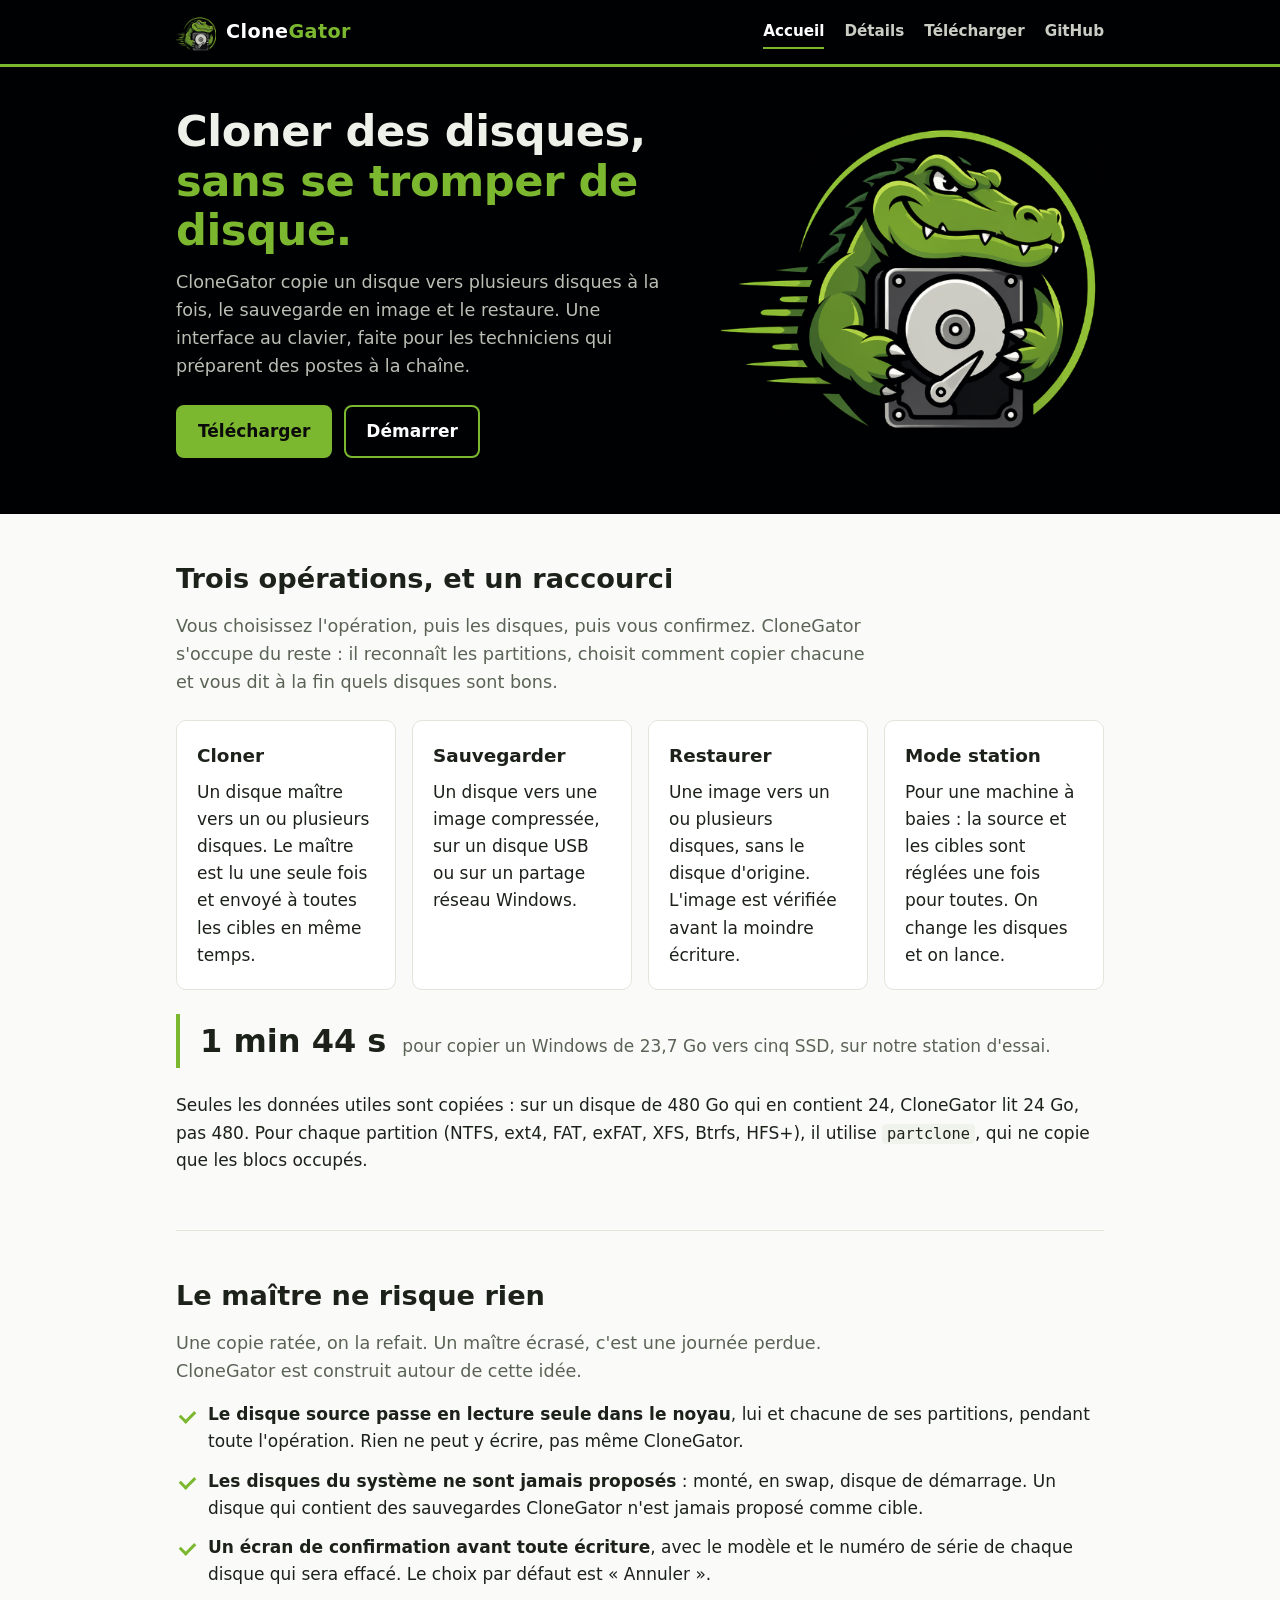
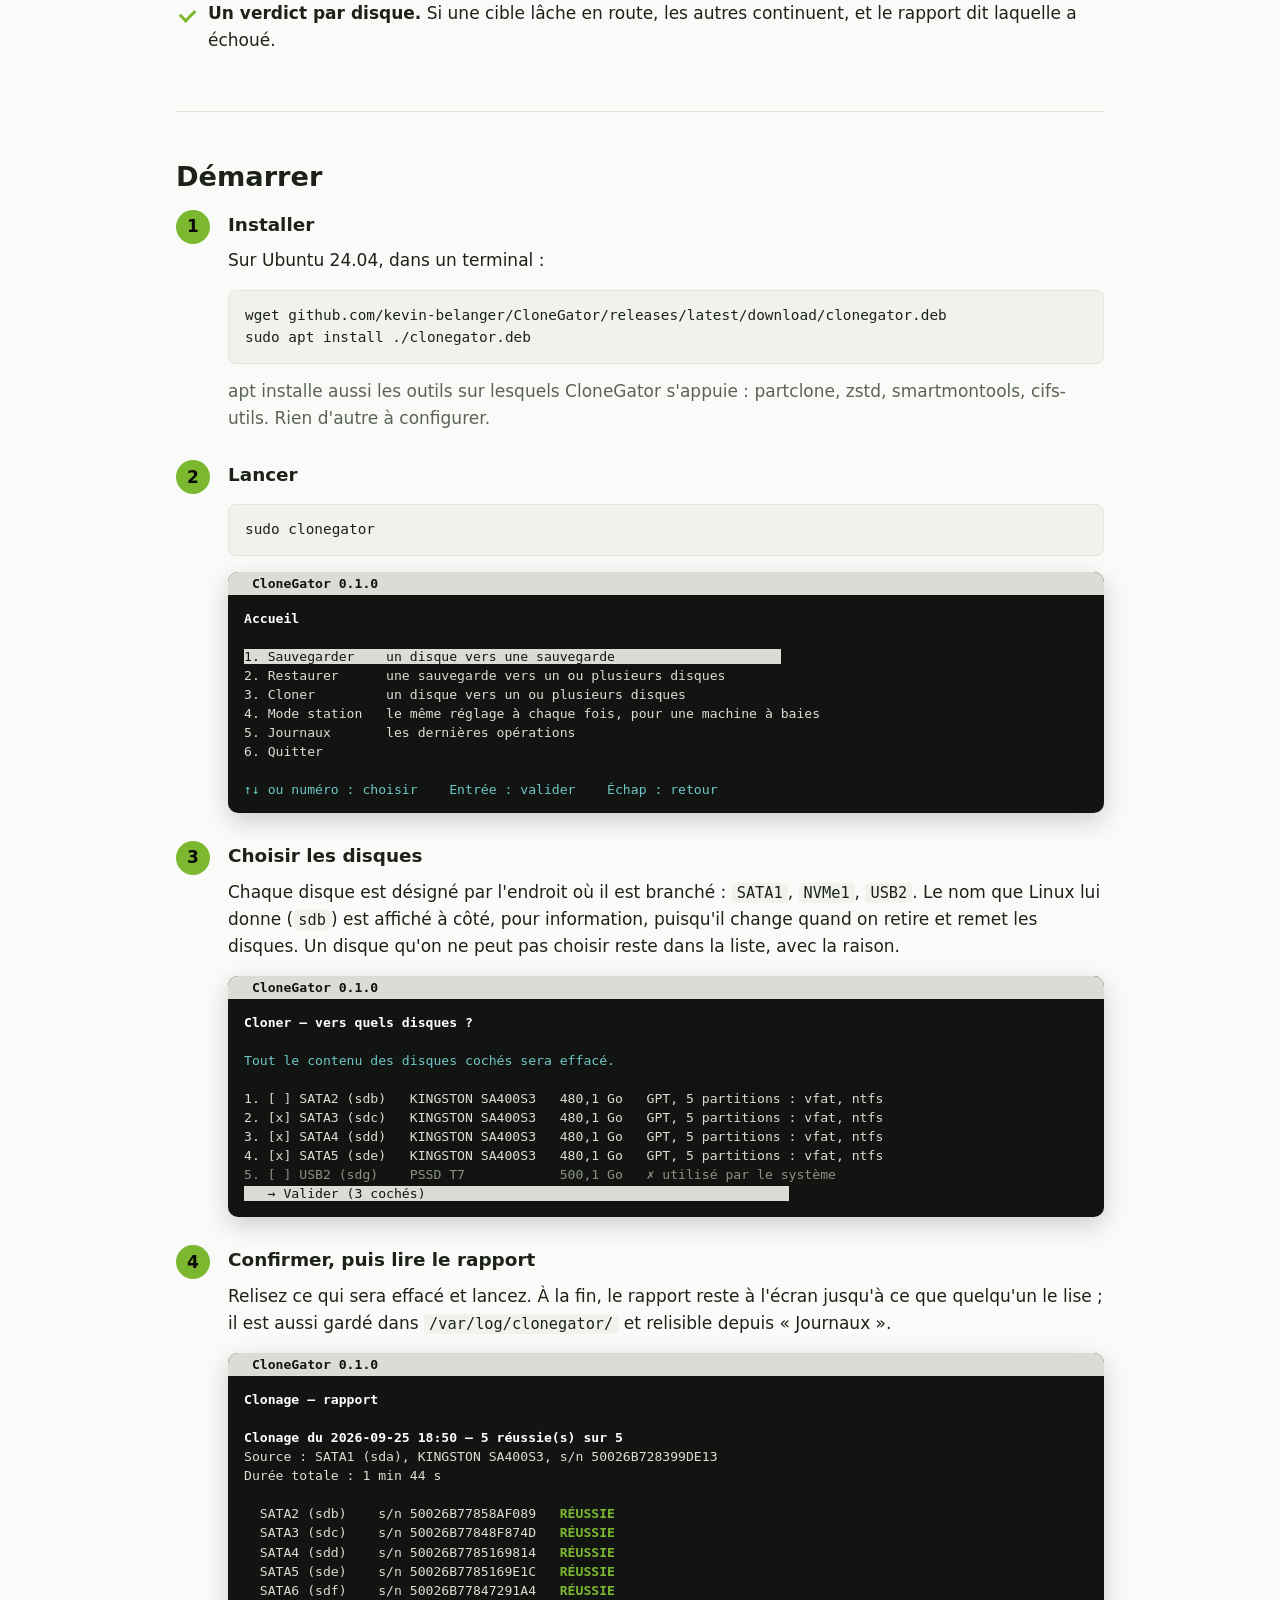
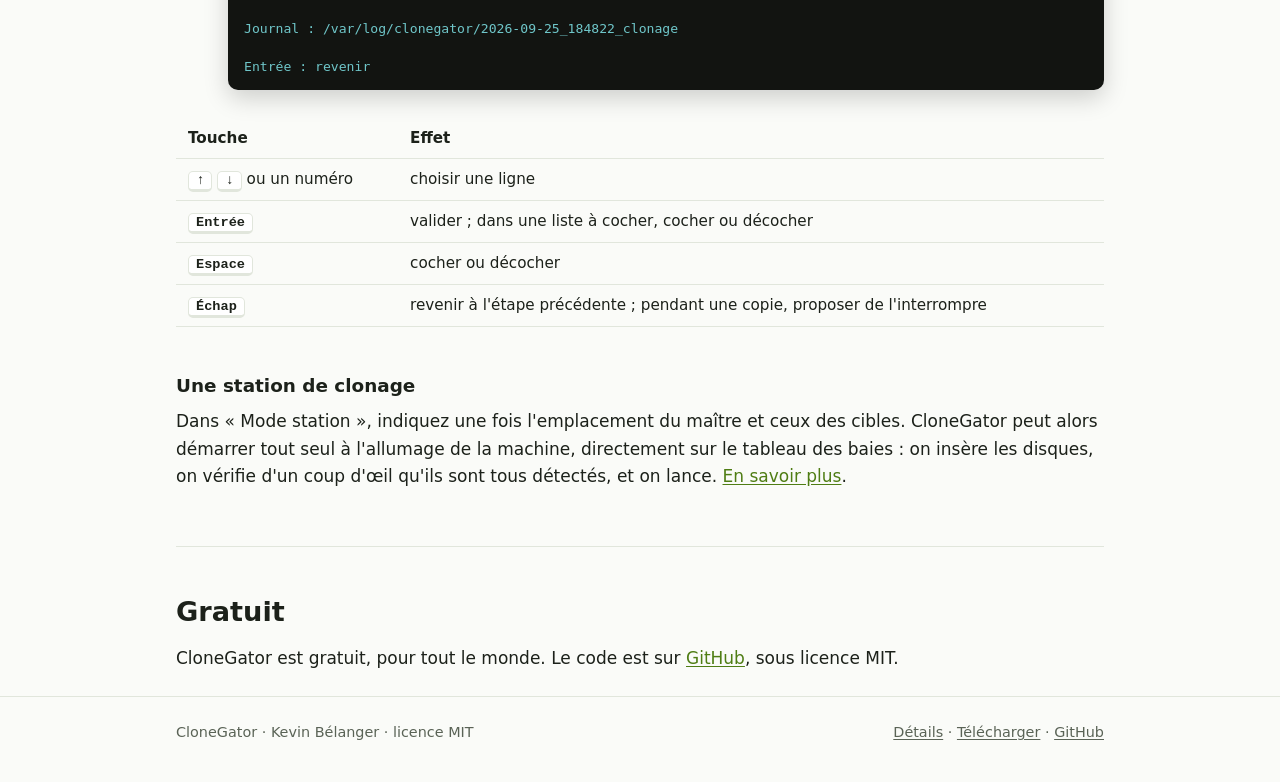
<file: website/index.html>
<!doctype html>
<html lang="fr">
<head>
  <meta charset="utf-8">
  <meta name="viewport" content="width=device-width, initial-scale=1">
  <title>CloneGator</title>
  <meta name="description" content="Cloner, sauvegarder et restaurer des disques sous Linux. Plusieurs cibles à la fois, seules les données utiles copiées, le disque source protégé en lecture seule. Gratuit.">
  <meta property="og:title" content="CloneGator">
  <meta property="og:description" content="Cloner, sauvegarder et restaurer des disques, sans se tromper de disque.">
  <meta property="og:image" content="https://clonegator.com/img/logo.png">
  <link rel="icon" href="img/icone.png">
  <link rel="stylesheet" href="style.css">
</head>
<body>

<header class="entete">
  <div class="conteneur">
    <a class="marque" href="./"><img src="img/icone.png" alt=""><span>Clone<b>Gator</b></span></a>
    <nav class="navigation">
      <a href="./" aria-current="page">Accueil</a>
      <a href="details.html">Détails</a>
      <a href="telecharger.html">Télécharger</a>
      <a href="https://github.com/kevin-belanger/CloneGator">GitHub</a>
    </nav>
  </div>
</header>

<div class="accroche">
  <div class="conteneur">
    <div>
      <h1>Cloner des disques,<br><em>sans se tromper de disque.</em></h1>
      <p>CloneGator copie un disque vers plusieurs disques à la fois, le sauvegarde
      en image et le restaure. Une interface au clavier, faite pour les techniciens
      qui préparent des postes à la chaîne.</p>
      <div class="boutons">
        <a class="bouton plein" href="telecharger.html">Télécharger</a>
        <a class="bouton" href="#demarrer">Démarrer</a>
      </div>
    </div>
    <img src="img/mascotte.png" width="520" height="427" alt="La mascotte de CloneGator, un alligator qui tient un disque dur">
  </div>
</div>

<main class="conteneur">

  <section>
    <h2>Trois opérations, et un raccourci</h2>
    <p class="intro">Vous choisissez l'opération, puis les disques, puis vous confirmez.
    CloneGator s'occupe du reste : il reconnaît les partitions, choisit comment copier
    chacune et vous dit à la fin quels disques sont bons.</p>

    <div class="grille">
      <div class="carte">
        <h3>Cloner</h3>
        <p>Un disque maître vers un ou plusieurs disques. Le maître est lu une seule
        fois et envoyé à toutes les cibles en même temps.</p>
      </div>
      <div class="carte">
        <h3>Sauvegarder</h3>
        <p>Un disque vers une image compressée, sur un disque USB ou sur un partage
        réseau Windows.</p>
      </div>
      <div class="carte">
        <h3>Restaurer</h3>
        <p>Une image vers un ou plusieurs disques, sans le disque d'origine.
        L'image est vérifiée avant la moindre écriture.</p>
      </div>
      <div class="carte">
        <h3>Mode station</h3>
        <p>Pour une machine à baies : la source et les cibles sont réglées une fois
        pour toutes. On change les disques et on lance.</p>
      </div>
    </div>

    <div class="chiffre">
      <strong>1 min 44 s</strong>
      <span>pour copier un Windows de 23,7 Go vers cinq SSD, sur notre station d'essai.</span>
    </div>
    <p>Seules les données utiles sont copiées : sur un disque de 480 Go qui en contient 24,
    CloneGator lit 24 Go, pas 480. Pour chaque partition (NTFS, ext4, FAT, exFAT, XFS,
    Btrfs, HFS+), il utilise <code>partclone</code>, qui ne copie que les blocs occupés.</p>
  </section>

  <section>
    <h2>Le maître ne risque rien</h2>
    <p class="intro">Une copie ratée, on la refait. Un maître écrasé, c'est une journée
    perdue. CloneGator est construit autour de cette idée.</p>
    <ul class="garanties">
      <li><strong>Le disque source passe en lecture seule dans le noyau</strong>, lui et
      chacune de ses partitions, pendant toute l'opération. Rien ne peut y écrire, pas même
      CloneGator.</li>
      <li><strong>Les disques du système ne sont jamais proposés</strong> : monté, en swap,
      disque de démarrage. Un disque qui contient des sauvegardes CloneGator n'est jamais
      proposé comme cible.</li>
      <li><strong>Un écran de confirmation avant toute écriture</strong>, avec le modèle et
      le numéro de série de chaque disque qui sera effacé. Le choix par défaut est
      « Annuler ».</li>
      <li><strong>Un verdict par disque.</strong> Si une cible lâche en route, les autres
      continuent, et le rapport dit laquelle a échoué.</li>
    </ul>
  </section>

  <section id="demarrer">
    <h2>Démarrer</h2>
    <ol class="etapes">
      <li>
        <h3>Installer</h3>
        <p>Sur Ubuntu 24.04, dans un terminal :</p>
<pre><code>wget github.com/kevin-belanger/CloneGator/releases/latest/download/clonegator.deb
sudo apt install ./clonegator.deb</code></pre>
        <p class="doux">apt installe aussi les outils sur lesquels CloneGator s'appuie :
        partclone, zstd, smartmontools, cifs-utils. Rien d'autre à configurer.</p>
      </li>
      <li>
        <h3>Lancer</h3>
<pre><code>sudo clonegator</code></pre>
<figure>
<div class="terminal" role="img" aria-label="Écran d'accueil de CloneGator"><span class="bande"> CloneGator 0.1.0</span><span class="corps"><b>Accueil</b>

<span class="choisi">1. Sauvegarder    un disque vers une sauvegarde                     </span>
2. Restaurer      une sauvegarde vers un ou plusieurs disques
3. Cloner         un disque vers un ou plusieurs disques
4. Mode station   le même réglage à chaque fois, pour une machine à baies
5. Journaux       les dernières opérations
6. Quitter

<span class="aide">↑↓ ou numéro : choisir    Entrée : valider    Échap : retour</span></span></div>
</figure>
      </li>
      <li>
        <h3>Choisir les disques</h3>
        <p>Chaque disque est désigné par l'endroit où il est branché : <code>SATA1</code>,
        <code>NVMe1</code>, <code>USB2</code>. Le nom que Linux lui donne (<code>sdb</code>)
        est affiché à côté, pour information, puisqu'il change quand on retire et remet les
        disques. Un disque qu'on ne peut pas choisir reste dans la liste, avec la raison.</p>
<figure>
<div class="terminal" role="img" aria-label="Choix des disques cibles"><span class="bande"> CloneGator 0.1.0</span><span class="corps"><b>Cloner — vers quels disques ?</b>

<span class="aide">Tout le contenu des disques cochés sera effacé.</span>

1. [ ] SATA2 (sdb)   KINGSTON SA400S3   480,1 Go   GPT, 5 partitions : vfat, ntfs
2. [x] SATA3 (sdc)   KINGSTON SA400S3   480,1 Go   GPT, 5 partitions : vfat, ntfs
3. [x] SATA4 (sdd)   KINGSTON SA400S3   480,1 Go   GPT, 5 partitions : vfat, ntfs
4. [x] SATA5 (sde)   KINGSTON SA400S3   480,1 Go   GPT, 5 partitions : vfat, ntfs
<span class="non">5. [ ] USB2 (sdg)    PSSD T7            500,1 Go   ✗ utilisé par le système</span>
<span class="choisi">   → Valider (3 cochés)                                              </span></span></div>
</figure>
      </li>
      <li>
        <h3>Confirmer, puis lire le rapport</h3>
        <p>Relisez ce qui sera effacé et lancez. À la fin, le rapport reste à l'écran jusqu'à
        ce que quelqu'un le lise ; il est aussi gardé dans <code>/var/log/clonegator/</code>
        et relisible depuis « Journaux ».</p>
<figure>
<div class="terminal" role="img" aria-label="Rapport de fin de clonage"><span class="bande"> CloneGator 0.1.0</span><span class="corps"><b>Clonage — rapport</b>

<b>Clonage du 2026-09-25 18:50 — 5 réussie(s) sur 5</b>
Source : SATA1 (sda), KINGSTON SA400S3, s/n 50026B728399DE13
Durée totale : 1 min 44 s

  SATA2 (sdb)    s/n 50026B77858AF089   <span class="ok">RÉUSSIE</span>
  SATA3 (sdc)    s/n 50026B77848F874D   <span class="ok">RÉUSSIE</span>
  SATA4 (sdd)    s/n 50026B7785169814   <span class="ok">RÉUSSIE</span>
  SATA5 (sde)    s/n 50026B7785169E1C   <span class="ok">RÉUSSIE</span>
  SATA6 (sdf)    s/n 50026B77847291A4   <span class="ok">RÉUSSIE</span>

<span class="aide">Journal : /var/log/clonegator/2026-09-25_184822_clonage</span>

<span class="aide">Entrée : revenir</span></span></div>
</figure>
      </li>
    </ol>

    <div class="tableau touches">
      <table>
        <tr><th>Touche</th><th>Effet</th></tr>
        <tr><td><kbd>↑</kbd> <kbd>↓</kbd> ou un numéro</td><td>choisir une ligne</td></tr>
        <tr><td><kbd>Entrée</kbd></td><td>valider ; dans une liste à cocher, cocher ou décocher</td></tr>
        <tr><td><kbd>Espace</kbd></td><td>cocher ou décocher</td></tr>
        <tr><td><kbd>Échap</kbd></td><td>revenir à l'étape précédente ; pendant une copie, proposer de l'interrompre</td></tr>
      </table>
    </div>

    <h3>Une station de clonage</h3>
    <p>Dans « Mode station », indiquez une fois l'emplacement du maître et ceux des cibles.
    CloneGator peut alors démarrer tout seul à l'allumage de la machine, directement sur
    le tableau des baies : on insère les disques, on vérifie d'un coup d'œil qu'ils sont
    tous détectés, et on lance. <a href="details.html#station">En savoir plus</a>.</p>
  </section>

  <section>
    <h2>Gratuit</h2>
    <p>CloneGator est gratuit, pour tout le monde. Le code est sur
    <a href="https://github.com/kevin-belanger/CloneGator">GitHub</a>, sous licence MIT.</p>
  </section>

</main>

<footer class="pied">
  <div class="conteneur">
    <span>CloneGator · Kevin Bélanger · licence MIT</span>
    <span><a href="details.html">Détails</a> · <a href="telecharger.html">Télécharger</a> · <a href="https://github.com/kevin-belanger/CloneGator">GitHub</a></span>
  </div>
</footer>

</body>
</html>
</file>
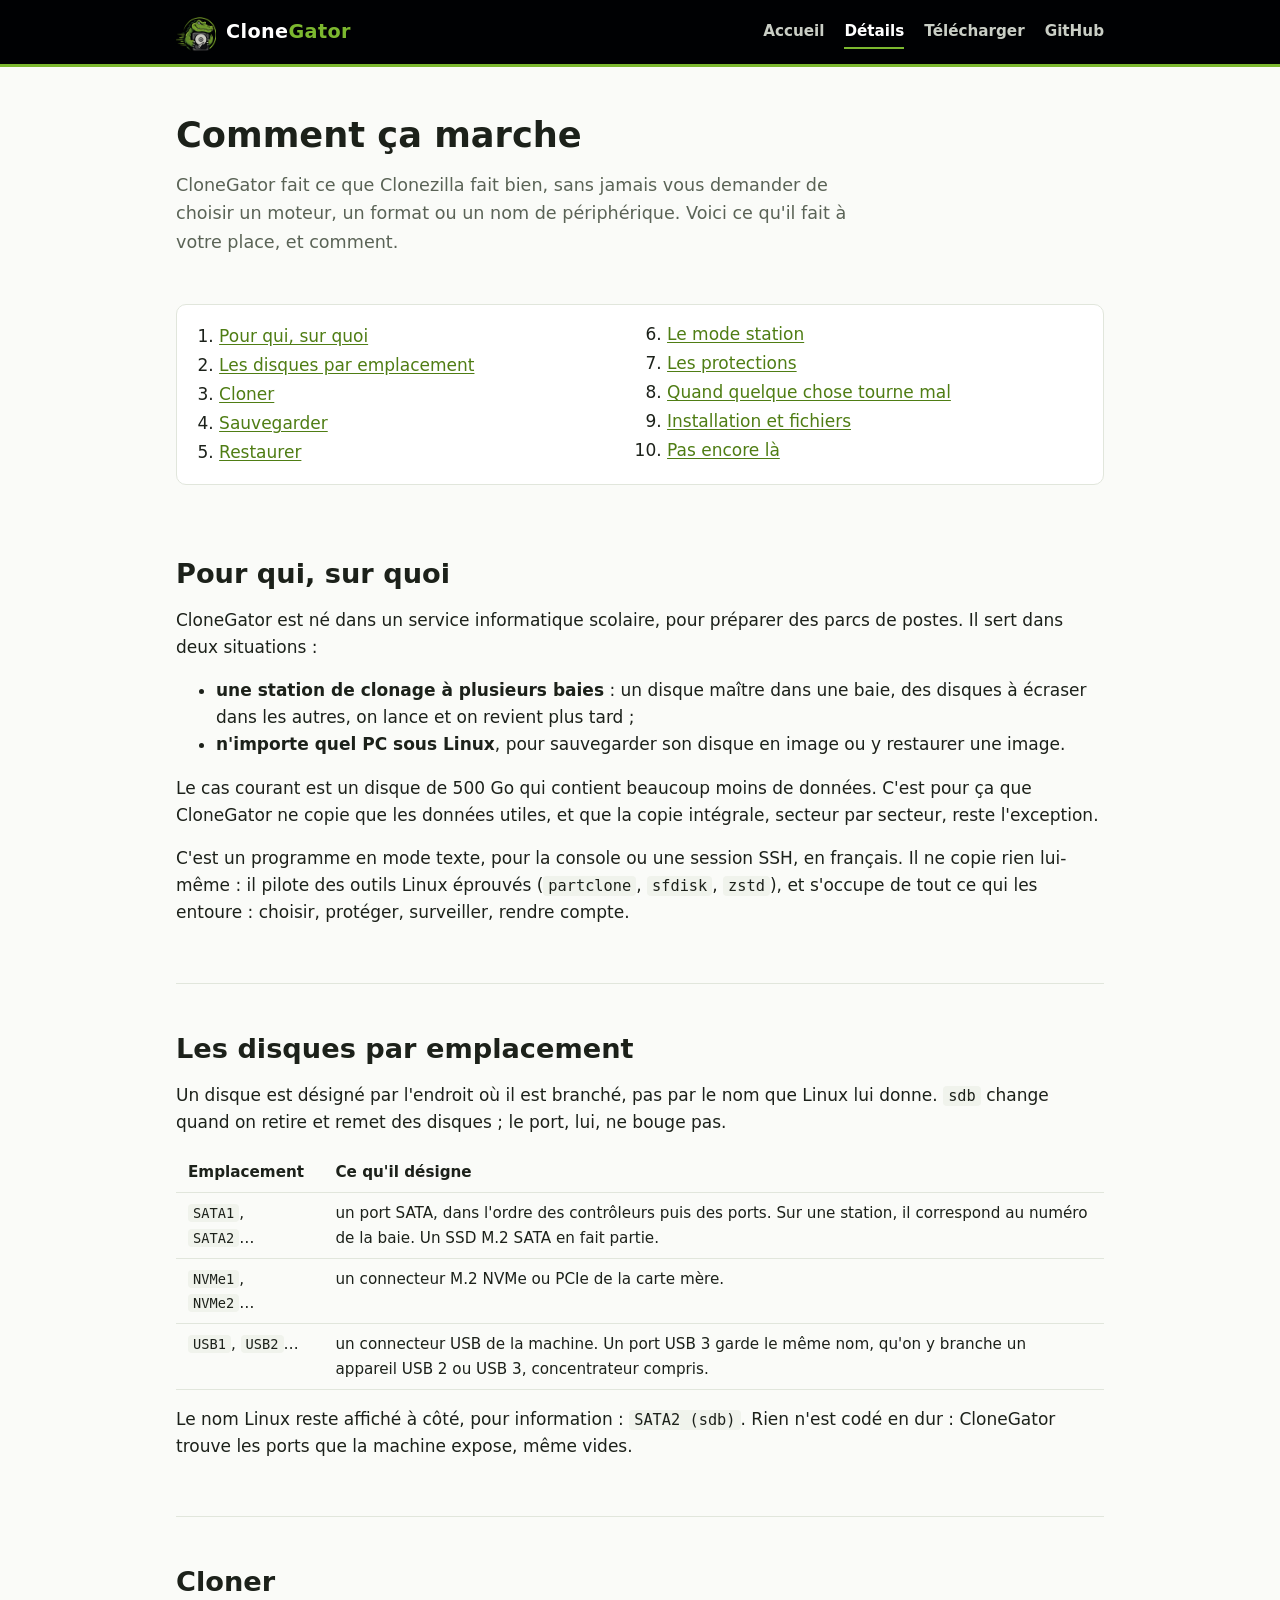
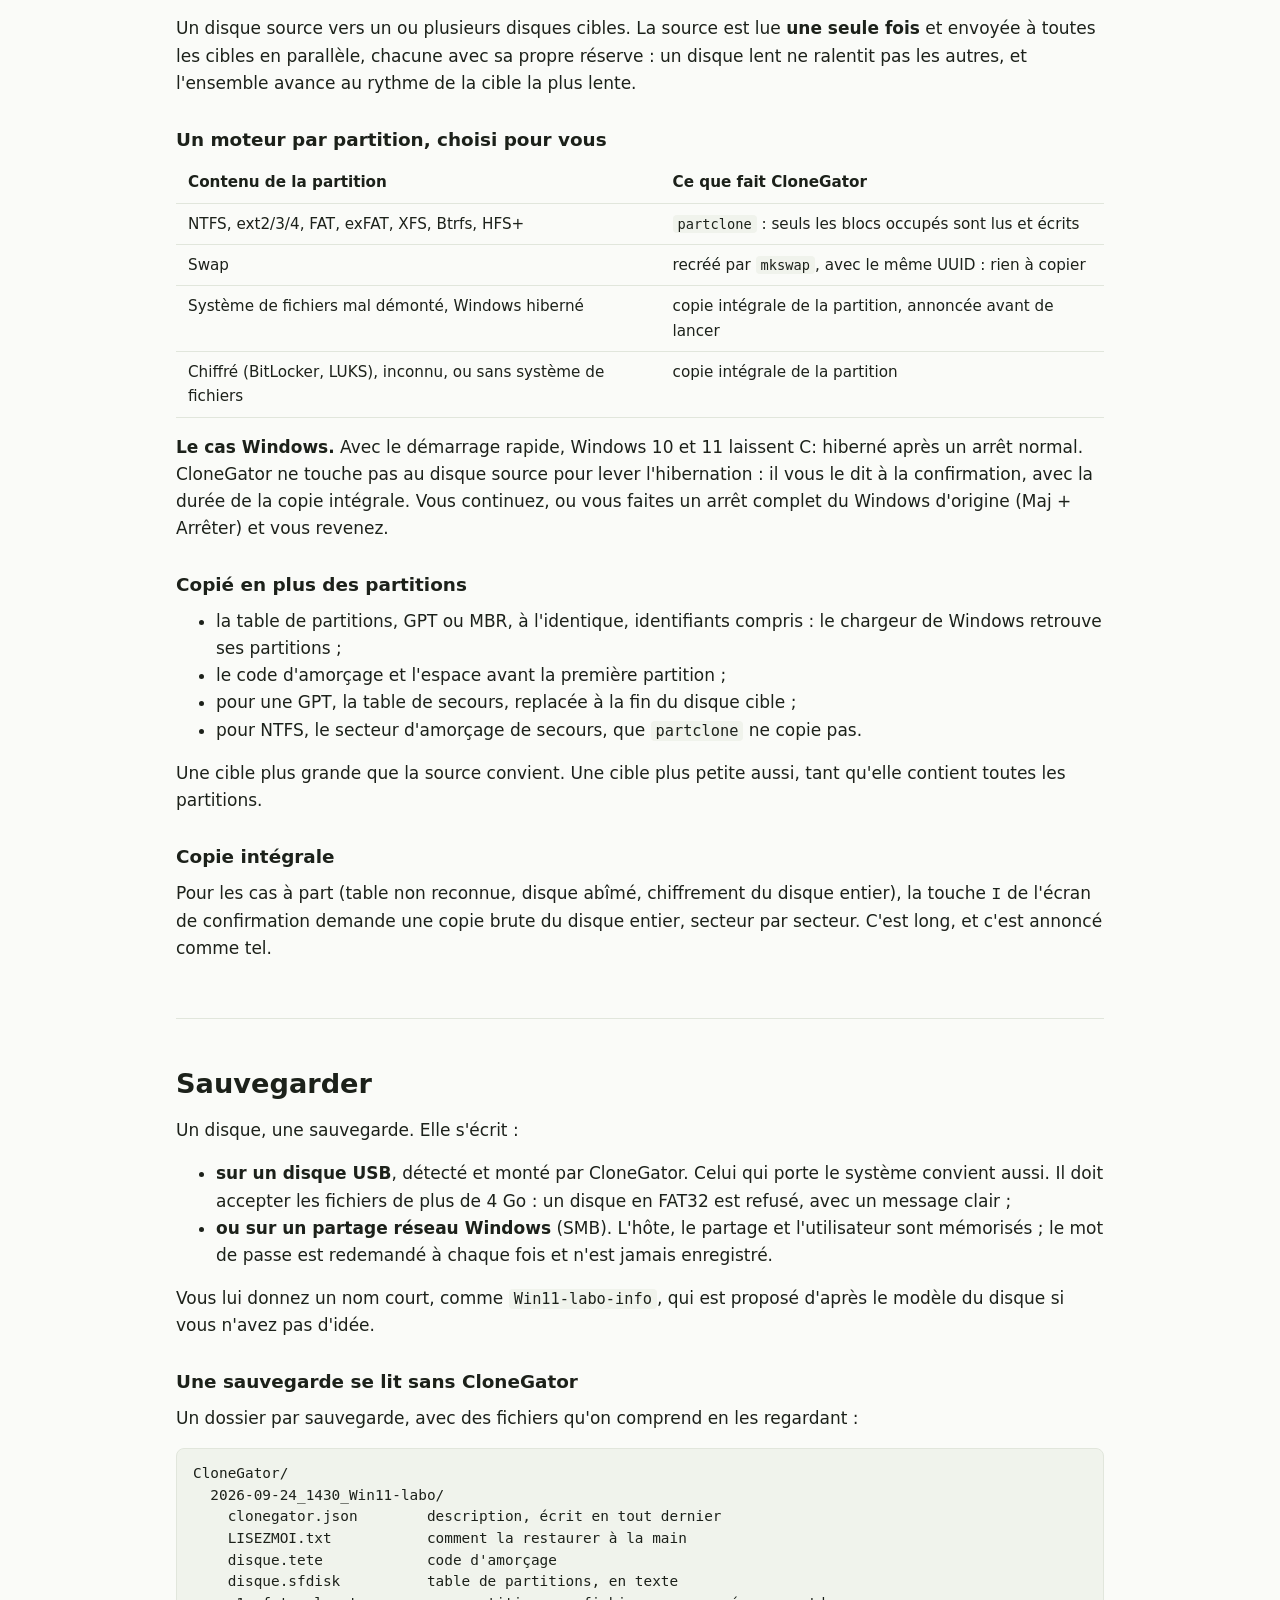
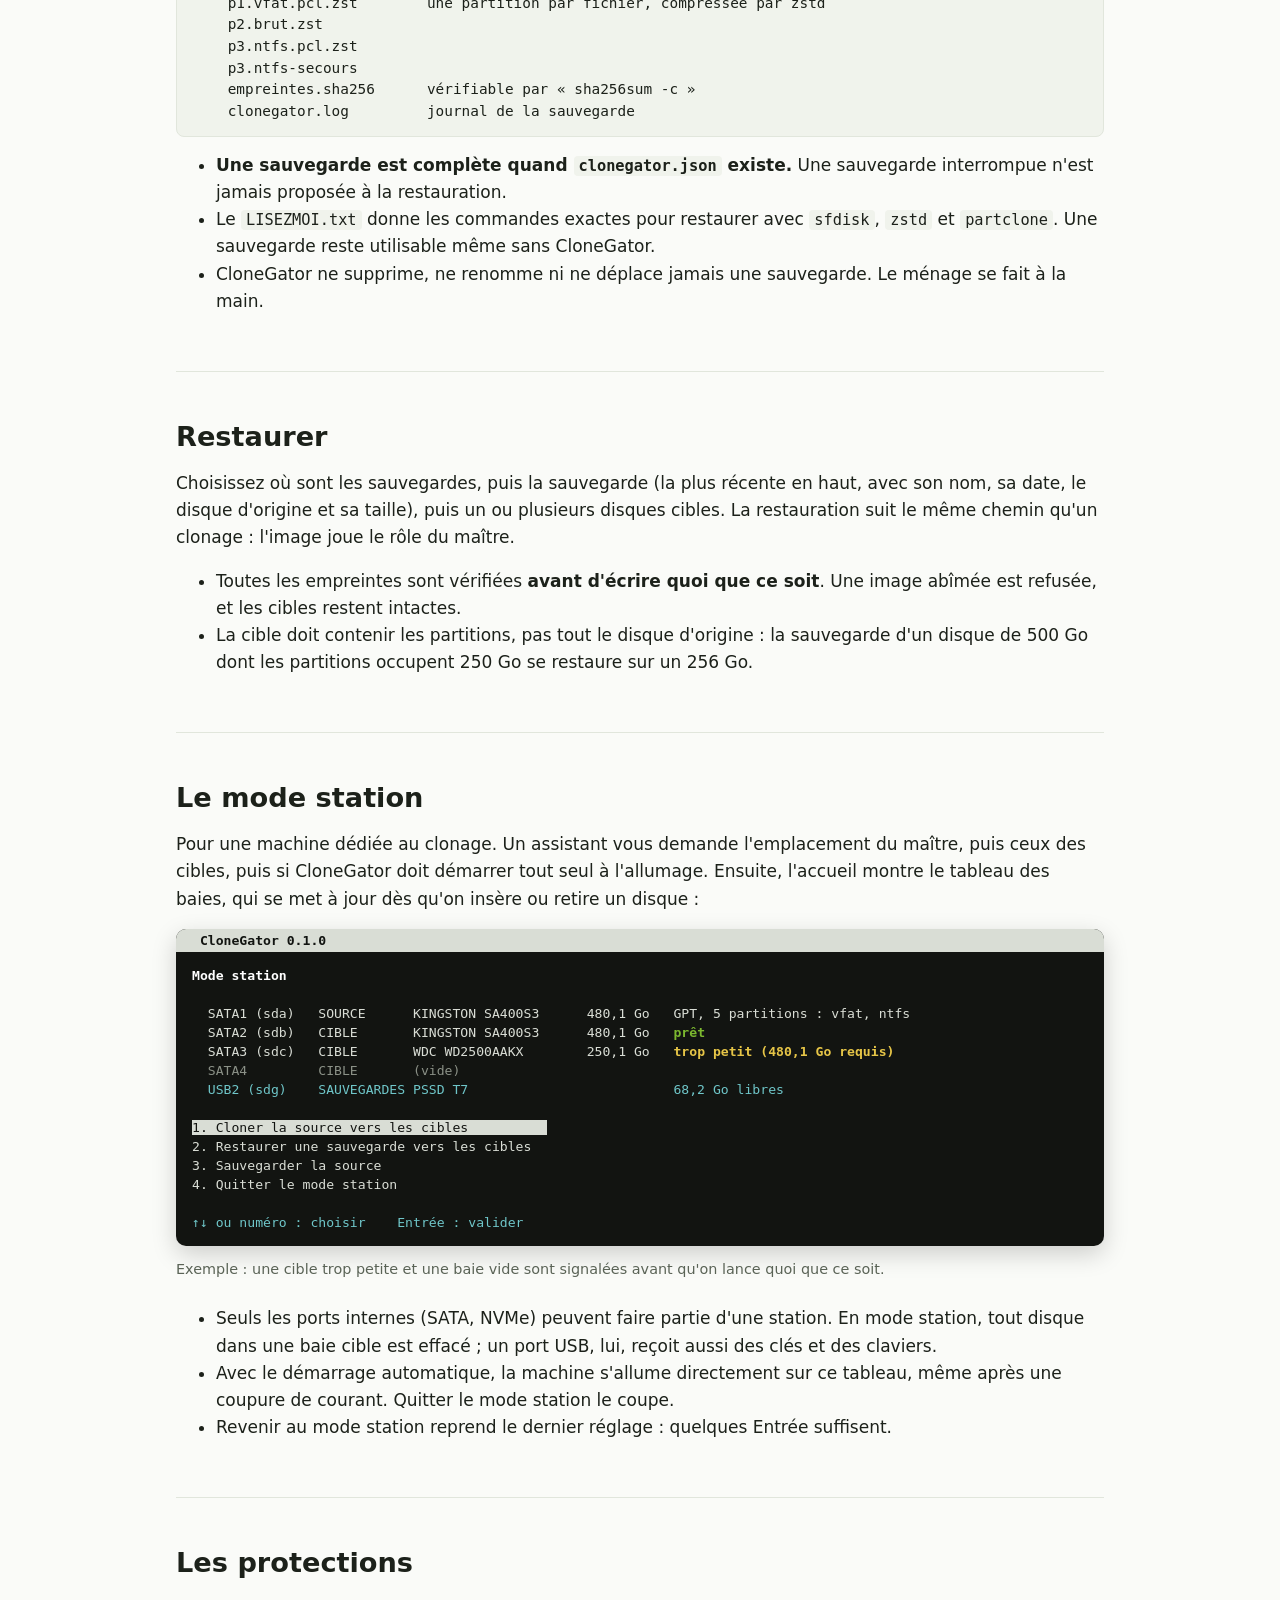
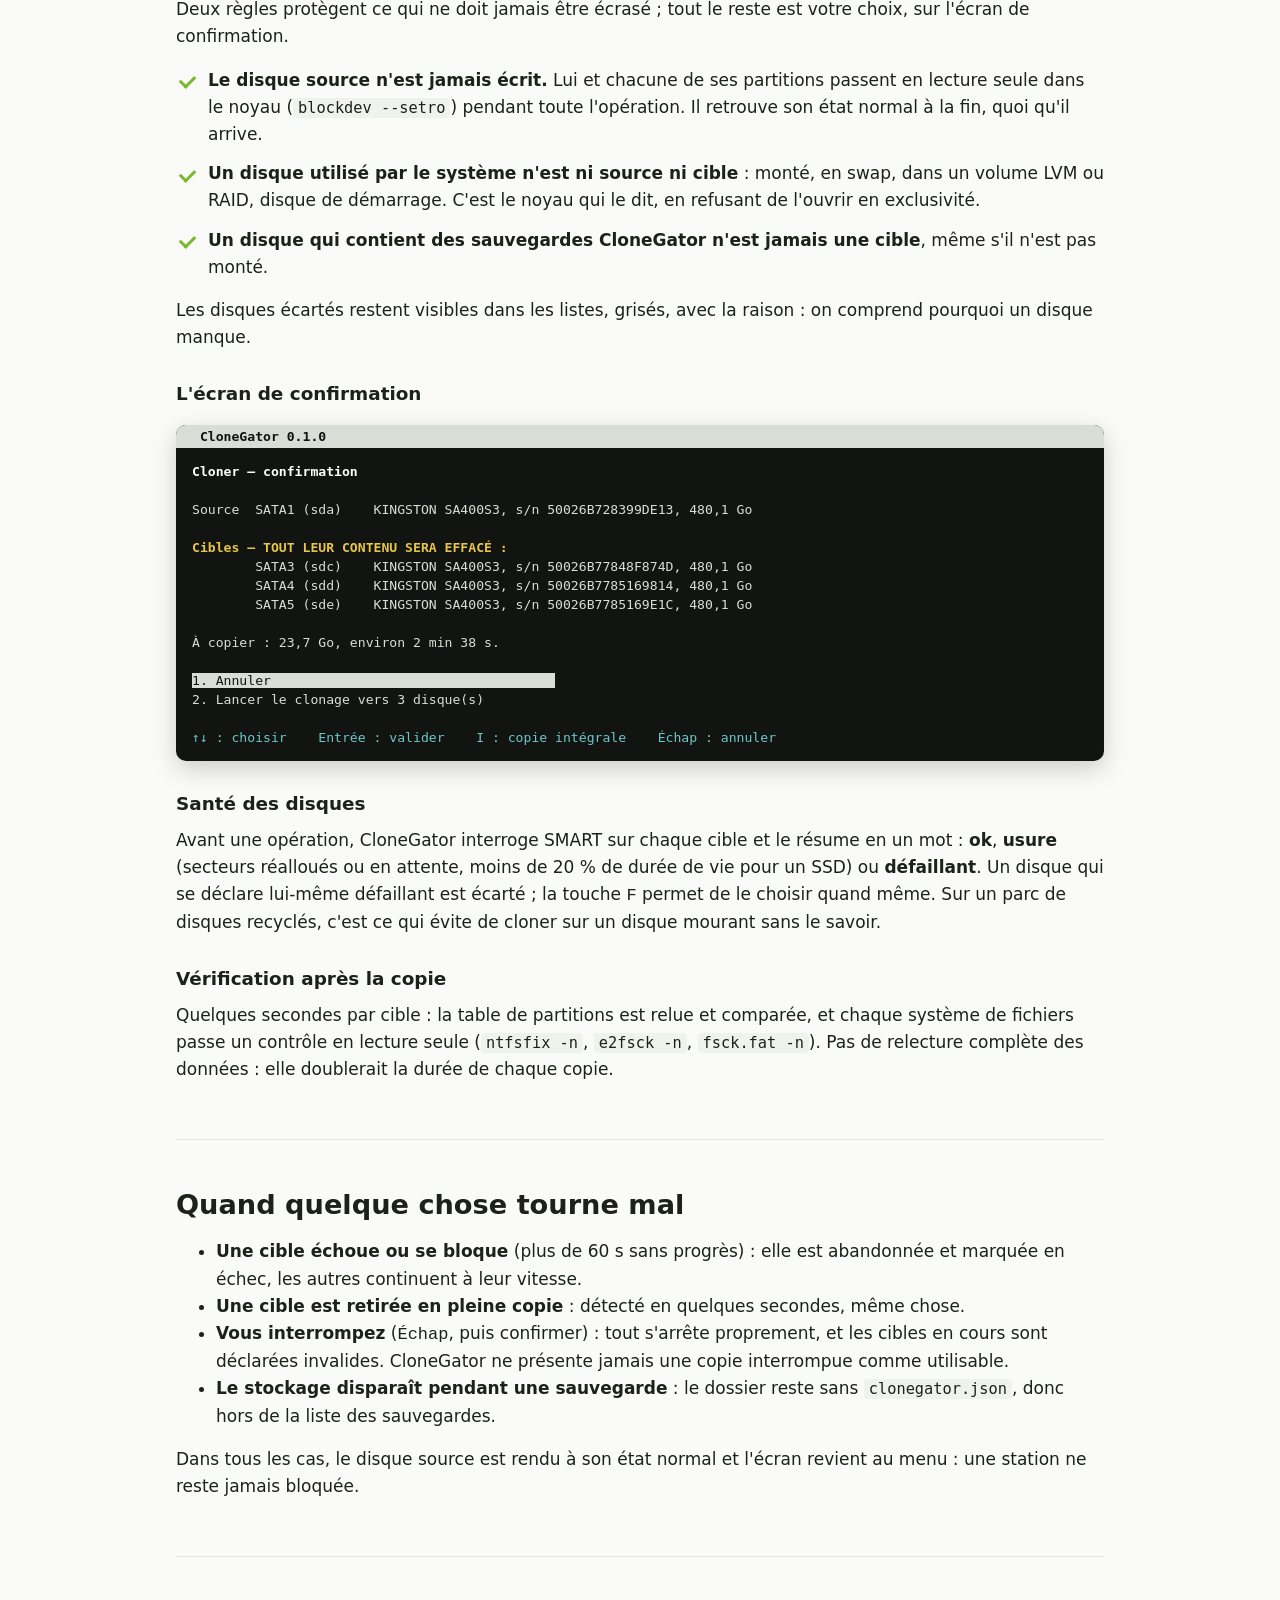
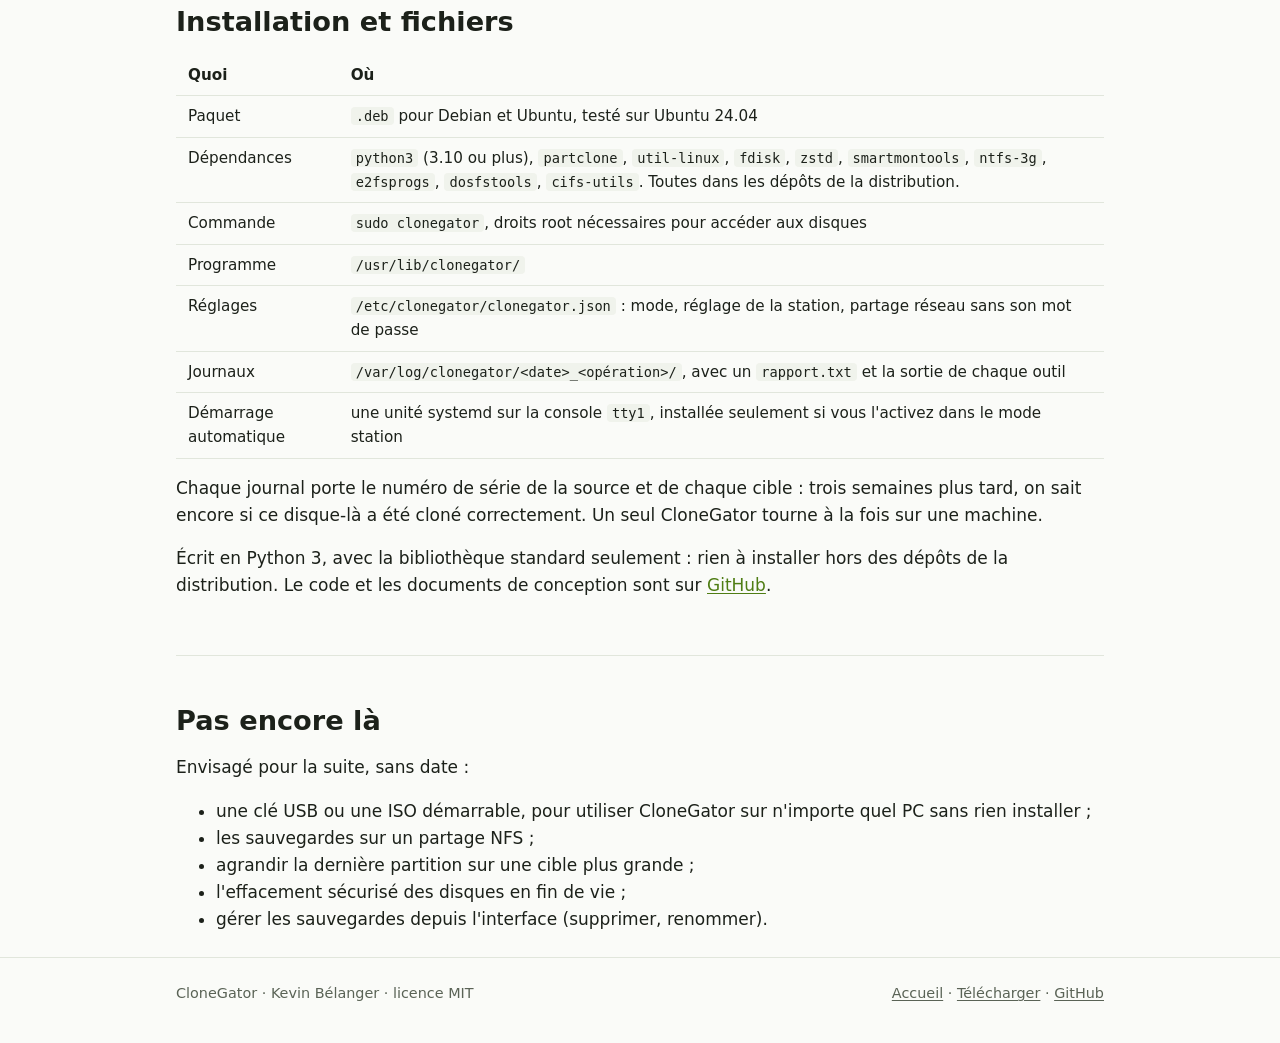
<file: website/details.html>
<!doctype html>
<html lang="fr">
<head>
  <meta charset="utf-8">
  <meta name="viewport" content="width=device-width, initial-scale=1">
  <title>Détails · CloneGator</title>
  <meta name="description" content="Comment CloneGator clone, sauvegarde et restaure : emplacements, choix du moteur par partition, format des sauvegardes, mode station, protections.">
  <link rel="icon" href="img/icone.png">
  <link rel="stylesheet" href="style.css">
</head>
<body>

<header class="entete">
  <div class="conteneur">
    <a class="marque" href="./"><img src="img/icone.png" alt=""><span>Clone<b>Gator</b></span></a>
    <nav class="navigation">
      <a href="./">Accueil</a>
      <a href="details.html" aria-current="page">Détails</a>
      <a href="telecharger.html">Télécharger</a>
      <a href="https://github.com/kevin-belanger/CloneGator">GitHub</a>
    </nav>
  </div>
</header>

<main class="conteneur">

  <div class="titre-page">
    <h1>Comment ça marche</h1>
    <p class="intro">CloneGator fait ce que Clonezilla fait bien, sans jamais vous demander
    de choisir un moteur, un format ou un nom de périphérique. Voici ce qu'il fait à votre
    place, et comment.</p>
  </div>

  <nav class="sommaire" aria-label="Sommaire">
    <ol>
      <li><a href="#usage">Pour qui, sur quoi</a></li>
      <li><a href="#emplacements">Les disques par emplacement</a></li>
      <li><a href="#cloner">Cloner</a></li>
      <li><a href="#sauvegarder">Sauvegarder</a></li>
      <li><a href="#restaurer">Restaurer</a></li>
      <li><a href="#station">Le mode station</a></li>
      <li><a href="#protections">Les protections</a></li>
      <li><a href="#pannes">Quand quelque chose tourne mal</a></li>
      <li><a href="#technique">Installation et fichiers</a></li>
      <li><a href="#suite">Pas encore là</a></li>
    </ol>
  </nav>

  <section id="usage">
    <h2>Pour qui, sur quoi</h2>
    <p>CloneGator est né dans un service informatique scolaire, pour préparer des parcs de
    postes. Il sert dans deux situations :</p>
    <ul>
      <li><strong>une station de clonage à plusieurs baies</strong> : un disque maître dans
      une baie, des disques à écraser dans les autres, on lance et on revient plus tard ;</li>
      <li><strong>n'importe quel PC sous Linux</strong>, pour sauvegarder son disque en image
      ou y restaurer une image.</li>
    </ul>
    <p>Le cas courant est un disque de 500 Go qui contient beaucoup moins de données. C'est
    pour ça que CloneGator ne copie que les données utiles, et que la copie intégrale,
    secteur par secteur, reste l'exception.</p>
    <p>C'est un programme en mode texte, pour la console ou une session SSH, en français.
    Il ne copie rien lui-même : il pilote des outils Linux éprouvés
    (<code>partclone</code>, <code>sfdisk</code>, <code>zstd</code>), et s'occupe de
    tout ce qui les entoure : choisir, protéger, surveiller, rendre compte.</p>
  </section>

  <section id="emplacements">
    <h2>Les disques par emplacement</h2>
    <p>Un disque est désigné par l'endroit où il est branché, pas par le nom que Linux lui
    donne. <code>sdb</code> change quand on retire et remet des disques ; le port, lui,
    ne bouge pas.</p>
    <div class="tableau">
      <table>
        <tr><th>Emplacement</th><th>Ce qu'il désigne</th></tr>
        <tr><td><code>SATA1</code>, <code>SATA2</code>…</td><td>un port SATA, dans l'ordre des contrôleurs puis des ports. Sur une station, il correspond au numéro de la baie. Un SSD M.2 SATA en fait partie.</td></tr>
        <tr><td><code>NVMe1</code>, <code>NVMe2</code>…</td><td>un connecteur M.2 NVMe ou PCIe de la carte mère.</td></tr>
        <tr><td><code>USB1</code>, <code>USB2</code>…</td><td>un connecteur USB de la machine. Un port USB 3 garde le même nom, qu'on y branche un appareil USB 2 ou USB 3, concentrateur compris.</td></tr>
      </table>
    </div>
    <p>Le nom Linux reste affiché à côté, pour information : <code>SATA2 (sdb)</code>.
    Rien n'est codé en dur : CloneGator trouve les ports que la machine expose, même vides.</p>
  </section>

  <section id="cloner">
    <h2>Cloner</h2>
    <p>Un disque source vers un ou plusieurs disques cibles. La source est lue
    <strong>une seule fois</strong> et envoyée à toutes les cibles en parallèle, chacune avec
    sa propre réserve : un disque lent ne ralentit pas les autres, et l'ensemble avance au
    rythme de la cible la plus lente.</p>

    <h3>Un moteur par partition, choisi pour vous</h3>
    <div class="tableau">
      <table>
        <tr><th>Contenu de la partition</th><th>Ce que fait CloneGator</th></tr>
        <tr><td>NTFS, ext2/3/4, FAT, exFAT, XFS, Btrfs, HFS+</td><td><code>partclone</code> : seuls les blocs occupés sont lus et écrits</td></tr>
        <tr><td>Swap</td><td>recréé par <code>mkswap</code>, avec le même UUID : rien à copier</td></tr>
        <tr><td>Système de fichiers mal démonté, Windows hiberné</td><td>copie intégrale de la partition, annoncée avant de lancer</td></tr>
        <tr><td>Chiffré (BitLocker, LUKS), inconnu, ou sans système de fichiers</td><td>copie intégrale de la partition</td></tr>
      </table>
    </div>
    <p><strong>Le cas Windows.</strong> Avec le démarrage rapide, Windows 10 et 11 laissent
    C: hiberné après un arrêt normal. CloneGator ne touche pas au disque source pour lever
    l'hibernation : il vous le dit à la confirmation, avec la durée de la copie intégrale. Vous
    continuez, ou vous faites un arrêt complet du Windows d'origine (Maj + Arrêter) et
    vous revenez.</p>

    <h3>Copié en plus des partitions</h3>
    <ul>
      <li>la table de partitions, GPT ou MBR, à l'identique, identifiants compris : le chargeur
      de Windows retrouve ses partitions ;</li>
      <li>le code d'amorçage et l'espace avant la première partition ;</li>
      <li>pour une GPT, la table de secours, replacée à la fin du disque cible ;</li>
      <li>pour NTFS, le secteur d'amorçage de secours, que <code>partclone</code> ne copie pas.</li>
    </ul>
    <p>Une cible plus grande que la source convient. Une cible plus petite aussi, tant
    qu'elle contient toutes les partitions.</p>

    <h3>Copie intégrale</h3>
    <p>Pour les cas à part (table non reconnue, disque abîmé, chiffrement du disque
    entier), la touche <kbd>I</kbd> de l'écran de confirmation demande une copie brute du
    disque entier, secteur par secteur. C'est long, et c'est annoncé comme tel.</p>
  </section>

  <section id="sauvegarder">
    <h2>Sauvegarder</h2>
    <p>Un disque, une sauvegarde. Elle s'écrit :</p>
    <ul>
      <li><strong>sur un disque USB</strong>, détecté et monté par CloneGator. Celui qui porte
      le système convient aussi. Il doit accepter les fichiers de plus de 4 Go : un disque
      en FAT32 est refusé, avec un message clair ;</li>
      <li><strong>ou sur un partage réseau Windows</strong> (SMB). L'hôte, le partage et
      l'utilisateur sont mémorisés ; le mot de passe est redemandé à chaque fois et n'est
      jamais enregistré.</li>
    </ul>
    <p>Vous lui donnez un nom court, comme <code>Win11-labo-info</code>, qui est
    proposé d'après le modèle du disque si vous n'avez pas d'idée.</p>

    <h3>Une sauvegarde se lit sans CloneGator</h3>
    <p>Un dossier par sauvegarde, avec des fichiers qu'on comprend en les regardant :</p>
<pre><code>CloneGator/
  2026-09-24_1430_Win11-labo/
    clonegator.json        description, écrit en tout dernier
    LISEZMOI.txt           comment la restaurer à la main
    disque.tete            code d'amorçage
    disque.sfdisk          table de partitions, en texte
    p1.vfat.pcl.zst        une partition par fichier, compressée par zstd
    p2.brut.zst
    p3.ntfs.pcl.zst
    p3.ntfs-secours
    empreintes.sha256      vérifiable par « sha256sum -c »
    clonegator.log         journal de la sauvegarde</code></pre>
    <ul>
      <li><strong>Une sauvegarde est complète quand <code>clonegator.json</code> existe.</strong>
      Une sauvegarde interrompue n'est jamais proposée à la restauration.</li>
      <li>Le <code>LISEZMOI.txt</code> donne les commandes exactes pour restaurer avec
      <code>sfdisk</code>, <code>zstd</code> et <code>partclone</code>. Une sauvegarde reste
      utilisable même sans CloneGator.</li>
      <li>CloneGator ne supprime, ne renomme ni ne déplace jamais une sauvegarde. Le ménage
      se fait à la main.</li>
    </ul>
  </section>

  <section id="restaurer">
    <h2>Restaurer</h2>
    <p>Choisissez où sont les sauvegardes, puis la sauvegarde (la plus récente en haut, avec
    son nom, sa date, le disque d'origine et sa taille), puis un ou plusieurs disques cibles.
    La restauration suit le même chemin qu'un clonage : l'image joue le rôle du maître.</p>
    <ul>
      <li>Toutes les empreintes sont vérifiées <strong>avant d'écrire quoi que ce
      soit</strong>. Une image abîmée est refusée, et les cibles restent intactes.</li>
      <li>La cible doit contenir les partitions, pas tout le disque d'origine : la sauvegarde
      d'un disque de 500 Go dont les partitions occupent 250 Go se restaure sur un 256 Go.</li>
    </ul>
  </section>

  <section id="station">
    <h2>Le mode station</h2>
    <p>Pour une machine dédiée au clonage. Un assistant vous demande l'emplacement du
    maître, puis ceux des cibles, puis si CloneGator doit démarrer tout seul à l'allumage.
    Ensuite, l'accueil montre le tableau des baies, qui se met à jour dès qu'on insère ou
    retire un disque :</p>
<figure>
<div class="terminal" role="img" aria-label="Accueil du mode station"><span class="bande"> CloneGator 0.1.0</span><span class="corps"><b>Mode station</b>

  SATA1 (sda)   SOURCE      KINGSTON SA400S3      480,1 Go   GPT, 5 partitions : vfat, ntfs
  SATA2 (sdb)   CIBLE       KINGSTON SA400S3      480,1 Go   <span class="ok">prêt</span>
  SATA3 (sdc)   CIBLE       WDC WD2500AAKX        250,1 Go   <span class="alerte">trop petit (480,1 Go requis)</span>
<span class="non">  SATA4         CIBLE       (vide)</span>
<span class="aide">  USB2 (sdg)    SAUVEGARDES PSSD T7                          68,2 Go libres</span>

<span class="choisi">1. Cloner la source vers les cibles          </span>
2. Restaurer une sauvegarde vers les cibles
3. Sauvegarder la source
4. Quitter le mode station

<span class="aide">↑↓ ou numéro : choisir    Entrée : valider</span></span></div>
<figcaption>Exemple : une cible trop petite et une baie vide sont signalées avant qu'on lance quoi que ce soit.</figcaption>
</figure>
    <ul>
      <li>Seuls les ports internes (SATA, NVMe) peuvent faire partie d'une station. En mode
      station, tout disque dans une baie cible est effacé ; un port USB, lui, reçoit aussi des
      clés et des claviers.</li>
      <li>Avec le démarrage automatique, la machine s'allume directement sur ce tableau,
      même après une coupure de courant. Quitter le mode station le coupe.</li>
      <li>Revenir au mode station reprend le dernier réglage : quelques Entrée suffisent.</li>
    </ul>
  </section>

  <section id="protections">
    <h2>Les protections</h2>
    <p>Deux règles protègent ce qui ne doit jamais être écrasé ; tout le reste est votre
    choix, sur l'écran de confirmation.</p>
    <ul class="garanties">
      <li><strong>Le disque source n'est jamais écrit.</strong> Lui et chacune de ses
      partitions passent en lecture seule dans le noyau (<code>blockdev --setro</code>) pendant
      toute l'opération. Il retrouve son état normal à la fin, quoi qu'il arrive.</li>
      <li><strong>Un disque utilisé par le système n'est ni source ni cible</strong> : monté,
      en swap, dans un volume LVM ou RAID, disque de démarrage. C'est le noyau qui le dit, en
      refusant de l'ouvrir en exclusivité.</li>
      <li><strong>Un disque qui contient des sauvegardes CloneGator n'est jamais une
      cible</strong>, même s'il n'est pas monté.</li>
    </ul>
    <p>Les disques écartés restent visibles dans les listes, grisés, avec la raison : on
    comprend pourquoi un disque manque.</p>

    <h3>L'écran de confirmation</h3>
<figure>
<div class="terminal" role="img" aria-label="Écran de confirmation d'un clonage"><span class="bande"> CloneGator 0.1.0</span><span class="corps"><b>Cloner — confirmation</b>

Source  SATA1 (sda)    KINGSTON SA400S3, s/n 50026B728399DE13, 480,1 Go

<span class="alerte">Cibles — TOUT LEUR CONTENU SERA EFFACÉ :</span>
        SATA3 (sdc)    KINGSTON SA400S3, s/n 50026B77848F874D, 480,1 Go
        SATA4 (sdd)    KINGSTON SA400S3, s/n 50026B7785169814, 480,1 Go
        SATA5 (sde)    KINGSTON SA400S3, s/n 50026B7785169E1C, 480,1 Go

À copier : 23,7 Go, environ 2 min 38 s.

<span class="choisi">1. Annuler                                    </span>
2. Lancer le clonage vers 3 disque(s)

<span class="aide">↑↓ : choisir    Entrée : valider    I : copie intégrale    Échap : annuler</span></span></div>
</figure>

    <h3>Santé des disques</h3>
    <p>Avant une opération, CloneGator interroge SMART sur chaque cible et le résume en un
    mot : <strong>ok</strong>, <strong>usure</strong> (secteurs réalloués ou en attente,
    moins de 20 % de durée de vie pour un SSD) ou <strong>défaillant</strong>. Un disque qui
    se déclare lui-même défaillant est écarté ; la touche <kbd>F</kbd> permet de le choisir
    quand même. Sur un parc de disques recyclés, c'est ce qui évite de cloner sur un disque
    mourant sans le savoir.</p>

    <h3>Vérification après la copie</h3>
    <p>Quelques secondes par cible : la table de partitions est relue et comparée, et
    chaque système de fichiers passe un contrôle en lecture seule (<code>ntfsfix -n</code>,
    <code>e2fsck -n</code>, <code>fsck.fat -n</code>). Pas de relecture complète des
    données : elle doublerait la durée de chaque copie.</p>
  </section>

  <section id="pannes">
    <h2>Quand quelque chose tourne mal</h2>
    <ul>
      <li><strong>Une cible échoue ou se bloque</strong> (plus de 60 s sans progrès) : elle
      est abandonnée et marquée en échec, les autres continuent à leur vitesse.</li>
      <li><strong>Une cible est retirée en pleine copie</strong> : détecté en quelques
      secondes, même chose.</li>
      <li><strong>Vous interrompez</strong> (<kbd>Échap</kbd>, puis confirmer) : tout
      s'arrête proprement, et les cibles en cours sont déclarées invalides. CloneGator ne
      présente jamais une copie interrompue comme utilisable.</li>
      <li><strong>Le stockage disparaît pendant une sauvegarde</strong> : le dossier reste
      sans <code>clonegator.json</code>, donc hors de la liste des sauvegardes.</li>
    </ul>
    <p>Dans tous les cas, le disque source est rendu à son état normal et l'écran revient au
    menu : une station ne reste jamais bloquée.</p>
  </section>

  <section id="technique">
    <h2>Installation et fichiers</h2>
    <div class="tableau">
      <table>
        <tr><th>Quoi</th><th>Où</th></tr>
        <tr><td>Paquet</td><td><code>.deb</code> pour Debian et Ubuntu, testé sur Ubuntu 24.04</td></tr>
        <tr><td>Dépendances</td><td><code>python3</code> (3.10 ou plus), <code>partclone</code>, <code>util-linux</code>, <code>fdisk</code>, <code>zstd</code>, <code>smartmontools</code>, <code>ntfs-3g</code>, <code>e2fsprogs</code>, <code>dosfstools</code>, <code>cifs-utils</code>. Toutes dans les dépôts de la distribution.</td></tr>
        <tr><td>Commande</td><td><code>sudo clonegator</code>, droits root nécessaires pour accéder aux disques</td></tr>
        <tr><td>Programme</td><td><code>/usr/lib/clonegator/</code></td></tr>
        <tr><td>Réglages</td><td><code>/etc/clonegator/clonegator.json</code> : mode, réglage de la station, partage réseau sans son mot de passe</td></tr>
        <tr><td>Journaux</td><td><code>/var/log/clonegator/&lt;date&gt;_&lt;opération&gt;/</code>, avec un <code>rapport.txt</code> et la sortie de chaque outil</td></tr>
        <tr><td>Démarrage automatique</td><td>une unité systemd sur la console <code>tty1</code>, installée seulement si vous l'activez dans le mode station</td></tr>
      </table>
    </div>
    <p>Chaque journal porte le numéro de série de la source et de chaque cible : trois
    semaines plus tard, on sait encore si ce disque-là a été cloné correctement. Un seul
    CloneGator tourne à la fois sur une machine.</p>
    <p>Écrit en Python 3, avec la bibliothèque standard seulement : rien à installer
    hors des dépôts de la distribution. Le code et les documents de conception sont sur
    <a href="https://github.com/kevin-belanger/CloneGator">GitHub</a>.</p>
  </section>

  <section id="suite">
    <h2>Pas encore là</h2>
    <p>Envisagé pour la suite, sans date :</p>
    <ul>
      <li>une clé USB ou une ISO démarrable, pour utiliser CloneGator sur n'importe quel PC
      sans rien installer ;</li>
      <li>les sauvegardes sur un partage NFS ;</li>
      <li>agrandir la dernière partition sur une cible plus grande ;</li>
      <li>l'effacement sécurisé des disques en fin de vie ;</li>
      <li>gérer les sauvegardes depuis l'interface (supprimer, renommer).</li>
    </ul>
  </section>

</main>

<footer class="pied">
  <div class="conteneur">
    <span>CloneGator · Kevin Bélanger · licence MIT</span>
    <span><a href="./">Accueil</a> · <a href="telecharger.html">Télécharger</a> · <a href="https://github.com/kevin-belanger/CloneGator">GitHub</a></span>
  </div>
</footer>

</body>
</html>
</file>
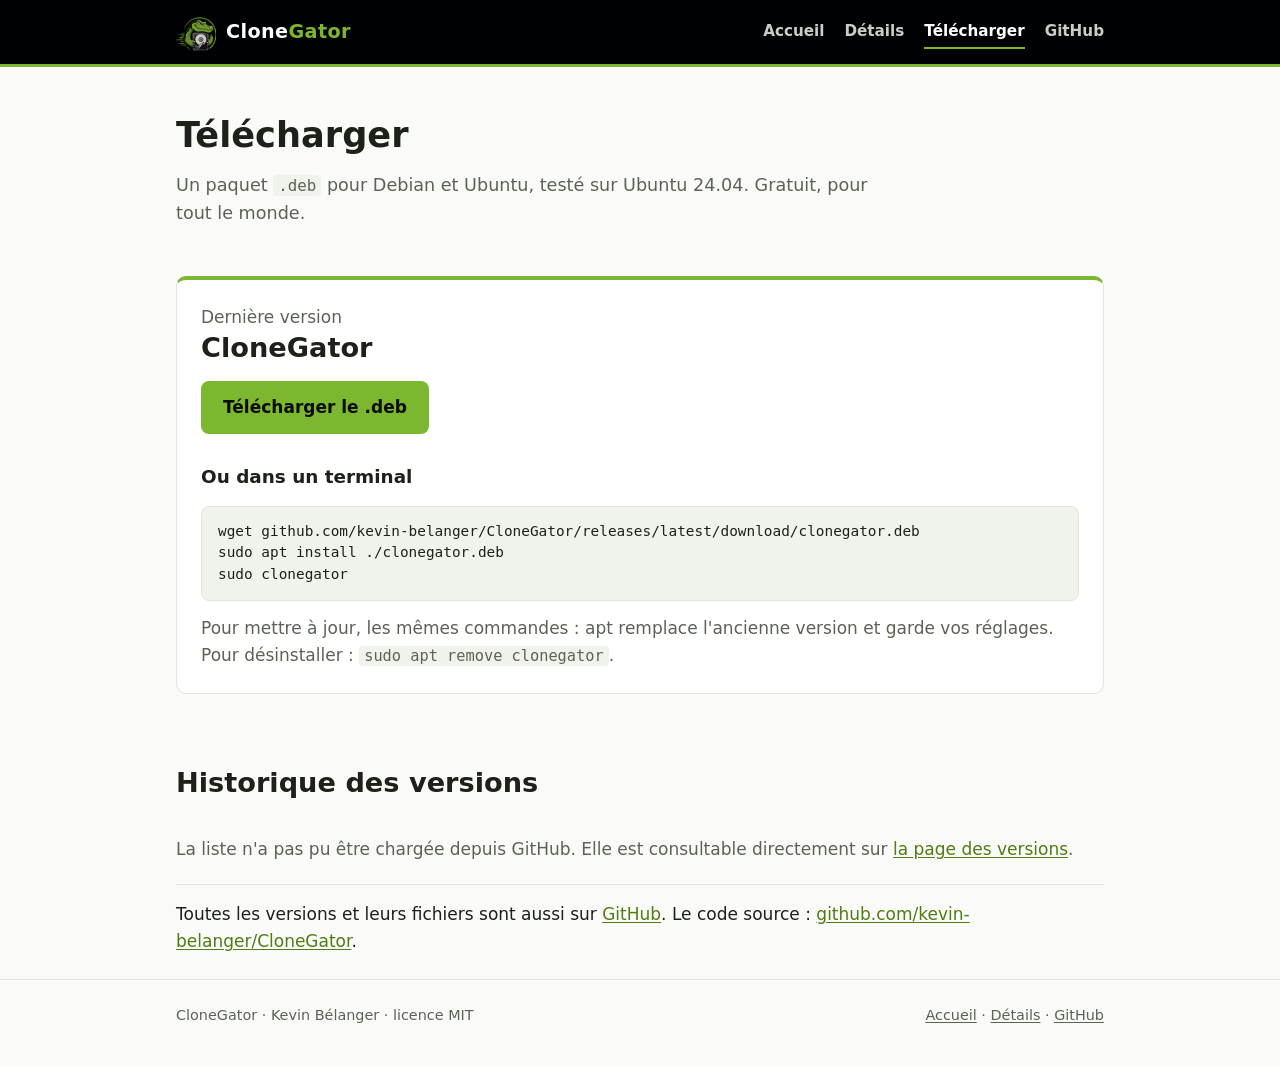
<file: website/telecharger.html>
<!doctype html>
<html lang="fr">
<head>
  <meta charset="utf-8">
  <meta name="viewport" content="width=device-width, initial-scale=1">
  <title>Télécharger · CloneGator</title>
  <meta name="description" content="Télécharger CloneGator : dernière version et historique des versions. Paquet .deb pour Debian et Ubuntu.">
  <link rel="icon" href="img/icone.png">
  <link rel="stylesheet" href="style.css">
</head>
<body>

<header class="entete">
  <div class="conteneur">
    <a class="marque" href="./"><img src="img/icone.png" alt=""><span>Clone<b>Gator</b></span></a>
    <nav class="navigation">
      <a href="./">Accueil</a>
      <a href="details.html">Détails</a>
      <a href="telecharger.html" aria-current="page">Télécharger</a>
      <a href="https://github.com/kevin-belanger/CloneGator">GitHub</a>
    </nav>
  </div>
</header>

<main class="conteneur">

  <div class="titre-page">
    <h1>Télécharger</h1>
    <p class="intro">Un paquet <code>.deb</code> pour Debian et Ubuntu, testé sur
    Ubuntu 24.04. Gratuit, pour tout le monde.</p>
  </div>

  <div class="derniere">
    <p class="doux" style="margin:0">Dernière version</p>
    <h2 id="derniere-nom">CloneGator</h2>
    <p class="doux" id="derniere-date"></p>
    <div class="boutons">
      <a class="bouton plein" id="derniere-lien"
         href="https://github.com/kevin-belanger/CloneGator/releases/latest/download/clonegator.deb">Télécharger le .deb</a>
    </div>
    <h3>Ou dans un terminal</h3>
<pre><code>wget github.com/kevin-belanger/CloneGator/releases/latest/download/clonegator.deb
sudo apt install ./clonegator.deb
sudo clonegator</code></pre>
    <p class="doux" style="margin:0">Pour mettre à jour, les mêmes commandes : apt remplace
    l'ancienne version et garde vos réglages. Pour désinstaller :
    <code>sudo apt remove clonegator</code>.</p>
  </div>

  <section>
    <h2>Historique des versions</h2>
    <ul class="versions" id="versions">
      <li class="doux">Chargement de la liste…</li>
    </ul>
    <p>Toutes les versions et leurs fichiers sont aussi sur
    <a href="https://github.com/kevin-belanger/CloneGator/releases">GitHub</a>.
    Le code source : <a href="https://github.com/kevin-belanger/CloneGator">github.com/kevin-belanger/CloneGator</a>.</p>
  </section>

</main>

<footer class="pied">
  <div class="conteneur">
    <span>CloneGator · Kevin Bélanger · licence MIT</span>
    <span><a href="./">Accueil</a> · <a href="details.html">Détails</a> · <a href="https://github.com/kevin-belanger/CloneGator">GitHub</a></span>
  </div>
</footer>

<script src="versions.js"></script>
</body>
</html>
</file>
<file: website/style.css>
/* CloneGator — site de présentation. Sobre : une couleur, celle du logo. */

:root {
  --vert: #7cb82f;
  --vert-texte: #4f7d14;
  --noir: #000103;
  --fond: #fafbf8;
  --carte: #ffffff;
  --texte: #1c211a;
  --doux: #5a6356;
  --ligne: #e1e6dc;
  --code-fond: #f0f3ec;
  --terminal: #121411;
  --terminal-texte: #d9ddd5;
  --largeur: 60rem;
  color-scheme: light;
}

@media (prefers-color-scheme: dark) {
  :root:not([data-theme="light"]) {
    --vert-texte: #9bd14f;
    --fond: #0e110d;
    --carte: #151914;
    --texte: #e4e8e0;
    --doux: #9aa395;
    --ligne: #262c23;
    --code-fond: #1b2019;
    --terminal: #0a0b0a;
    color-scheme: dark;
  }
}
:root[data-theme="dark"] {
  --vert-texte: #9bd14f;
  --fond: #0e110d;
  --carte: #151914;
  --texte: #e4e8e0;
  --doux: #9aa395;
  --ligne: #262c23;
  --code-fond: #1b2019;
  --terminal: #0a0b0a;
  color-scheme: dark;
}

* { box-sizing: border-box; }

html { -webkit-text-size-adjust: 100%; }

body {
  margin: 0;
  background: var(--fond);
  color: var(--texte);
  font: 17px/1.6 system-ui, -apple-system, "Segoe UI", Roboto, "Helvetica Neue", Arial, sans-serif;
}

a { color: var(--vert-texte); text-underline-offset: 2px; }
a:hover { text-decoration-thickness: 2px; }

img { max-width: 100%; height: auto; }

.conteneur {
  max-width: var(--largeur);
  margin: 0 auto;
  padding: 0 16px;
}

/* ------------------------------------------------------------- en-tête --- */

.entete {
  background: var(--noir);
  color: #fff;
  border-bottom: 3px solid var(--vert);
}
.entete .conteneur {
  display: flex;
  align-items: center;
  justify-content: space-between;
  flex-wrap: wrap;
  gap: 8px 24px;
  min-height: 64px;
  padding-top: 8px;
  padding-bottom: 8px;
}
.marque {
  display: flex;
  align-items: center;
  gap: 10px;
  color: #fff;
  text-decoration: none;
  font-weight: 800;
  font-size: 1.2rem;
  letter-spacing: 0.02em;
}
.marque img { width: 40px; height: 40px; border-radius: 8px; }
.marque span b { color: var(--vert); font-weight: 800; }

.navigation { display: flex; flex-wrap: wrap; gap: 4px 20px; }
.navigation a {
  color: #c9cec5;
  text-decoration: none;
  font-weight: 600;
  font-size: 0.95rem;
  padding: 4px 0;
  border-bottom: 2px solid transparent;
}
.navigation a:hover { color: #fff; }
.navigation a[aria-current="page"] { color: #fff; border-bottom-color: var(--vert); }

/* ------------------------------------------------------------ accroche --- */

.accroche {
  background: var(--noir);
  color: #eef1ea;
  padding: 40px 0 56px;
}
.accroche .conteneur {
  display: grid;
  grid-template-columns: 1.3fr 1fr;
  align-items: center;
  gap: 32px;
}
.accroche h1 {
  margin: 0 0 12px;
  font-size: clamp(2rem, 4.4vw, 2.7rem);
  line-height: 1.15;
  letter-spacing: -0.01em;
}
.accroche h1 em { font-style: normal; color: var(--vert); }
.accroche p { margin: 0 0 24px; color: #b9bfb4; font-size: 1.1rem; max-width: 34rem; }
.accroche img { justify-self: center; width: 100%; max-width: 420px; }

.boutons { display: flex; flex-wrap: wrap; gap: 12px; }
.bouton {
  display: inline-block;
  padding: 11px 20px;
  border-radius: 8px;
  font-weight: 700;
  text-decoration: none;
  border: 2px solid var(--vert);
  color: #fff;
}
.bouton.plein { background: var(--vert); color: #0a0b0a; }
.bouton:hover { filter: brightness(1.1); }

/* -------------------------------------------------------------- sections --- */

main { padding-bottom: 48px; }

section { padding: 48px 0 8px; }
section + section { border-top: 1px solid var(--ligne); margin-top: 32px; }

h2 { font-size: 1.7rem; line-height: 1.25; margin: 0 0 16px; }
h3 { font-size: 1.15rem; margin: 28px 0 8px; }
p, ul, ol, table { margin: 0 0 16px; }
.intro { font-size: 1.1rem; color: var(--doux); max-width: 44rem; }
.doux { color: var(--doux); }

.titre-page { padding: 40px 0 8px; }
.titre-page h1 { font-size: 2.2rem; margin: 0 0 8px; }

.grille {
  display: grid;
  grid-template-columns: repeat(auto-fit, minmax(12.5rem, 1fr));
  gap: 16px;
  margin: 24px 0;
}
.carte {
  background: var(--carte);
  border: 1px solid var(--ligne);
  border-radius: 10px;
  padding: 20px;
}
.carte h3 { margin-top: 0; }
.carte p:last-child { margin-bottom: 0; }

.chiffre {
  display: flex;
  flex-wrap: wrap;
  align-items: baseline;
  gap: 4px 16px;
  border-left: 4px solid var(--vert);
  padding: 8px 0 8px 20px;
  margin: 24px 0;
}
.chiffre strong { font-size: 2rem; line-height: 1.2; }
.chiffre span { color: var(--doux); }

.garanties { list-style: none; padding: 0; }
.garanties li { position: relative; padding-left: 32px; margin-bottom: 12px; }
.garanties li::before {
  content: "";
  position: absolute;
  left: 4px;
  top: 0.5em;
  width: 12px;
  height: 7px;
  border-left: 3px solid var(--vert);
  border-bottom: 3px solid var(--vert);
  transform: rotate(-45deg);
}

/* ----------------------------------------------------------------- étapes --- */

.etapes { list-style: none; padding: 0; counter-reset: etape; }
.etapes > li {
  counter-increment: etape;
  position: relative;
  padding-left: 52px;
  margin-bottom: 28px;
}
.etapes > li::before {
  content: counter(etape);
  position: absolute;
  left: 0;
  top: 0;
  width: 34px;
  height: 34px;
  border-radius: 50%;
  background: var(--vert);
  color: #0a0b0a;
  font-weight: 800;
  display: grid;
  place-items: center;
}
.etapes h3 { margin: 4px 0 8px; }

/* ------------------------------------------------------------------ code --- */

code, pre, .terminal { font-family: ui-monospace, "Cascadia Mono", "DejaVu Sans Mono", Menlo, Consolas, monospace; }
code { background: var(--code-fond); padding: 1px 5px; border-radius: 4px; font-size: 0.9em; }
pre {
  background: var(--code-fond);
  border: 1px solid var(--ligne);
  border-radius: 8px;
  padding: 14px 16px;
  overflow-x: auto;
  font-size: 0.9rem;
  line-height: 1.5;
}
pre code { background: none; padding: 0; font-size: inherit; }

/* Un écran de CloneGator, tel que curses le dessine. */
.terminal {
  background: var(--terminal);
  color: var(--terminal-texte);
  border-radius: 10px;
  padding: 0 0 14px;
  margin: 16px 0 24px;
  font-size: 0.82rem;
  line-height: 1.45;
  overflow-x: auto;
  white-space: pre;
  box-shadow: 0 8px 24px rgba(0, 0, 0, 0.18);
}
.terminal .bande { display: block; background: var(--terminal-texte); color: var(--terminal); padding: 2px 16px; font-weight: 700; margin-bottom: 14px; }
.terminal .corps { display: block; padding: 0 16px; }
.terminal b { color: #fff; }
.terminal .ok { color: var(--vert); font-weight: 700; }
.terminal .non { color: #8b9187; }
.terminal .alerte { color: #e6c547; font-weight: 700; }
.terminal .choisi { background: var(--terminal-texte); color: var(--terminal); }
.terminal .aide { color: #6fc6c9; }
figure { margin: 0; }
figcaption { color: var(--doux); font-size: 0.9rem; margin-top: -12px; margin-bottom: 24px; }

/* ---------------------------------------------------------------- tableaux --- */

.tableau { overflow-x: auto; }
table { border-collapse: collapse; width: 100%; font-size: 0.95rem; }
th, td { text-align: left; padding: 8px 12px; border-bottom: 1px solid var(--ligne); vertical-align: top; }
th { font-weight: 700; }

.touches kbd {
  display: inline-block;
  min-width: 1.8em;
  text-align: center;
  padding: 1px 7px;
  border: 1px solid var(--ligne);
  border-bottom-width: 3px;
  border-radius: 5px;
  background: var(--carte);
  font: 600 0.85rem ui-monospace, Menlo, Consolas, monospace;
}

/* -------------------------------------------------------- page de détails --- */

.sommaire {
  background: var(--carte);
  border: 1px solid var(--ligne);
  border-radius: 10px;
  padding: 16px 20px;
  margin: 24px 0;
}
.sommaire ol { margin: 0; padding-left: 1.3em; columns: 2 14rem; column-gap: 32px; }
.sommaire li { margin: 2px 0; }

/* ---------------------------------------------------------- téléchargement --- */

.derniere {
  background: var(--carte);
  border: 1px solid var(--ligne);
  border-top: 4px solid var(--vert);
  border-radius: 10px;
  padding: 24px;
  margin: 24px 0;
}
.derniere h2 { margin-bottom: 4px; }
.derniere .bouton { color: #0a0b0a; }

.versions { list-style: none; padding: 0; }
.versions > li { border-bottom: 1px solid var(--ligne); padding: 20px 0; }
.versions h3 { margin: 0 0 2px; font-size: 1.05rem; word-break: break-word; }
.versions .notes { margin-top: 12px; }
.versions .notes p, .versions .notes ul { margin-bottom: 10px; }
.pastille {
  display: inline-block;
  font-size: 0.75rem;
  font-weight: 700;
  padding: 1px 8px;
  border-radius: 999px;
  background: var(--vert);
  color: #0a0b0a;
  vertical-align: middle;
  margin-left: 6px;
}

/* ------------------------------------------------------------ pied de page --- */

.pied {
  border-top: 1px solid var(--ligne);
  padding: 24px 0 40px;
  color: var(--doux);
  font-size: 0.9rem;
}
.pied .conteneur { display: flex; flex-wrap: wrap; justify-content: space-between; gap: 8px 24px; }
.pied a { color: inherit; }

/* ------------------------------------------------------------- téléphone --- */

@media (max-width: 720px) {
  body { font-size: 16px; }
  .accroche { padding: 24px 0 40px; }
  .accroche .conteneur { grid-template-columns: 1fr; }
  .accroche img { order: -1; max-width: 260px; }
  section { padding-top: 36px; }
  .etapes > li { padding-left: 44px; }
  .terminal { font-size: 0.72rem; }
}
</file>
